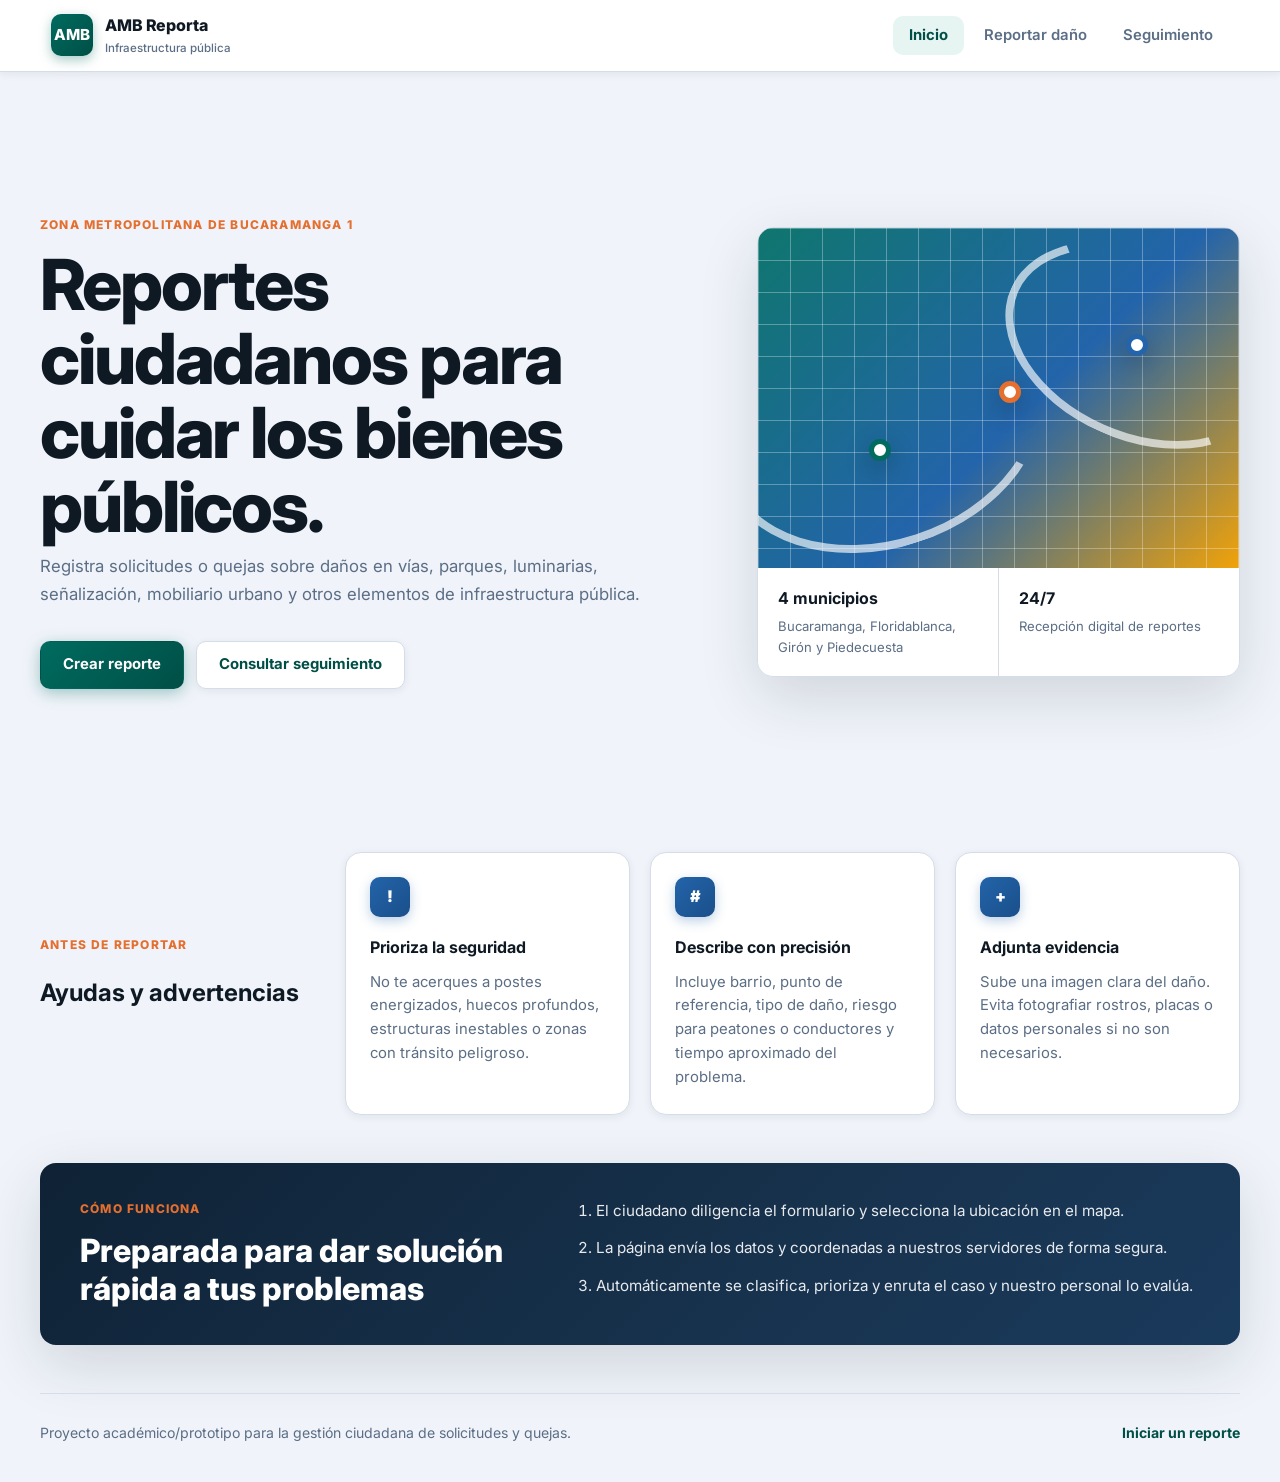
<file: index.html>
<!DOCTYPE html>
<html lang="es">
<head>
  <meta charset="UTF-8">
  <meta name="viewport" content="width=device-width, initial-scale=1.0">
  <meta name="description" content="Portal ciudadano para reportar daños en bienes e infraestructura pública del Área Metropolitana de Bucaramanga.">
  <title>AMB Reporta | Infraestructura Pública</title>
  <link rel="preconnect" href="https://fonts.googleapis.com">
  <link rel="preconnect" href="https://fonts.gstatic.com" crossorigin>
  <link href="https://fonts.googleapis.com/css2?family=Inter:wght@400;500;600;700;800&display=swap" rel="stylesheet">
  <link rel="stylesheet" href="css/styles.css">
</head>
<body>
  <header class="site-header">
    <a class="brand" href="index.html" aria-label="Inicio AMB Reporta">
      <span class="brand-mark">AMB</span>
      <span>
        <strong>AMB Reporta</strong>
        <small>Infraestructura pública</small>
      </span>
    </a>

    <button class="nav-toggle" id="navToggle" aria-label="Abrir menú" aria-expanded="false" aria-controls="mainNav">
      <span></span><span></span><span></span>
    </button>

    <nav class="main-nav" id="mainNav" aria-label="Navegación principal">
      <a href="index.html" aria-current="page">Inicio</a>
      <a href="reporte.html">Reportar daño</a>
      <a href="seguimiento.html">Seguimiento</a>
    </nav>
  </header>

  <main>
    <section class="hero hero-home">
      <div class="hero-content">
        <p class="eyebrow">Zona Metropolitana de Bucaramanga 1</p>
        <h1>Reportes ciudadanos para cuidar los bienes públicos.</h1>
        <p class="hero-copy">
          Registra solicitudes o quejas sobre daños en vías, parques, luminarias, señalización,
          mobiliario urbano y otros elementos de infraestructura pública.
        </p>
        <div class="hero-actions" aria-label="Acciones principales">
          <a class="button button-primary" href="reporte.html">Crear reporte</a>
          <a class="button button-secondary" href="seguimiento.html">Consultar seguimiento</a>
        </div>
      </div>

      <aside class="city-panel" aria-label="Resumen del servicio">
        <div class="panel-map" role="img" aria-label="Mapa abstracto del área metropolitana de Bucaramanga">
          <span class="map-route route-one"></span>
          <span class="map-route route-two"></span>
          <span class="map-pin pin-main"></span>
          <span class="map-pin pin-alt"></span>
          <span class="map-pin pin-small"></span>
        </div>
        <div class="metric-row">
          <span>
            <strong>4 municipios</strong>
            <small>Bucaramanga, Floridablanca, Girón y Piedecuesta</small>
          </span>
          <span>
            <strong>24/7</strong>
            <small>Recepción digital de reportes</small>
          </span>
        </div>
      </aside>
    </section>

    <section class="section-grid" aria-labelledby="ayudas-title">
      <div>
        <p class="eyebrow">Antes de reportar</p>
        <h2 id="ayudas-title">Ayudas y advertencias</h2>
      </div>

      <article class="info-card">
        <span class="card-icon">!</span>
        <h3>Prioriza la seguridad</h3>
        <p>No te acerques a postes energizados, huecos profundos, estructuras inestables o zonas con tránsito peligroso.</p>
      </article>

      <article class="info-card">
        <span class="card-icon">#</span>
        <h3>Describe con precisión</h3>
        <p>Incluye barrio, punto de referencia, tipo de daño, riesgo para peatones o conductores y tiempo aproximado del problema.</p>
      </article>

      <article class="info-card">
        <span class="card-icon">+</span>
        <h3>Adjunta evidencia</h3>
        <p>Sube una imagen clara del daño. Evita fotografiar rostros, placas o datos personales si no son necesarios.</p>
      </article>
    </section>

    <section class="workflow-band" aria-labelledby="workflow-title">
      <div>
        <p class="eyebrow">Cómo funciona</p>
        <h2 class="workflow-band-higher" id="workflow-title">Preparada para dar solución rápida a tus problemas</h2>
      </div>
      <ol class="steps">
        <li>El ciudadano diligencia el formulario y selecciona la ubicación en el mapa.</li>
        <li>La página envía los datos y coordenadas a nuestros servidores de forma segura.</li>
        <li>Automáticamente se clasifica, prioriza y enruta el caso y nuestro personal lo evalúa.</li>
      </ol>
    </section>
  </main>

  <footer class="site-footer">
    <p>Proyecto académico/prototipo para la gestión ciudadana de solicitudes y quejas.</p>
    <a href="reporte.html">Iniciar un reporte</a>
  </footer>

  <script src="js/config.js"></script>
  <script type="module" src="js/app.js"></script>
</body>
</html>
</file>
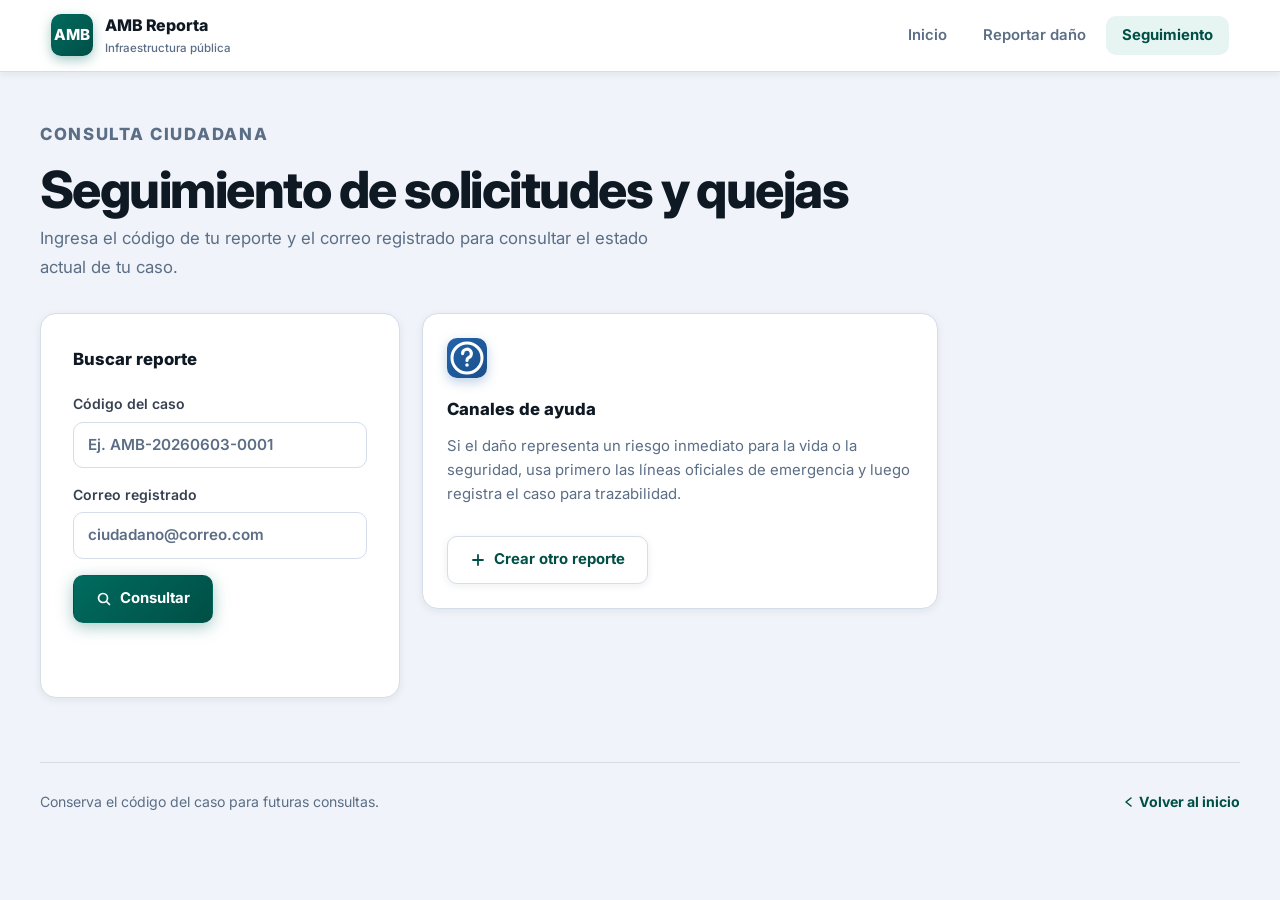
<file: seguimiento.html>
<!DOCTYPE html>
<html lang="es">
<head>
  <meta charset="UTF-8">
  <meta name="viewport" content="width=device-width, initial-scale=1.0">
  <meta name="description" content="Página de seguimiento para reportes ciudadanos enviados a n8n.">
  <title>Seguimiento | AMB Reporta</title>
  <link rel="preconnect" href="https://fonts.googleapis.com">
  <link rel="preconnect" href="https://fonts.gstatic.com" crossorigin>
  <link href="https://fonts.googleapis.com/css2?family=Inter:wght@400;500;600;700;800&display=swap" rel="stylesheet">
  <link rel="stylesheet" href="css/styles.css">
</head>
<body data-page="tracking">
  <header class="site-header">
    <a class="brand" href="index.html" aria-label="Inicio AMB Reporta">
      <span class="brand-mark">AMB</span>
      <span>
        <strong>AMB Reporta</strong>
        <small>Infraestructura pública</small>
      </span>
    </a>

    <button class="nav-toggle" id="navToggle" aria-label="Abrir menú" aria-expanded="false" aria-controls="mainNav">
      <span></span><span></span><span></span>
    </button>

    <nav class="main-nav" id="mainNav" aria-label="Navegación principal">
      <a href="index.html">Inicio</a>
      <a href="reporte.html">Reportar daño</a>
      <a href="seguimiento.html" aria-current="page">Seguimiento</a>
    </nav>
  </header>

  <main class="page-shell">
    <section class="page-heading">
      <p class="eyebrow">Consulta ciudadana</p>
      <h1>Seguimiento de solicitudes y quejas</h1>
      <p>
        Ingresa el código de tu reporte y el correo registrado para consultar el estado actual de tu caso.
      </p>
    </section>

    <section class="tracking-layout">
      <form id="trackingForm" class="tracking-form" novalidate>
        <h2>Buscar reporte</h2>
        <label>
          Código del caso
          <input type="text" name="caseId" placeholder="Ej. AMB-20260603-0001" required>
        </label>
        <label>
          Correo registrado
          <input type="email" name="email" placeholder="ciudadano@correo.com" required>
        </label>
        <!-- SVG: search -->
        <button class="button button-primary" type="submit">
          <svg class="btn-icon" viewBox="0 0 16 16" fill="none" xmlns="http://www.w3.org/2000/svg" aria-hidden="true">
            <circle cx="7" cy="7" r="4.5" stroke="currentColor" stroke-width="1.7"/>
            <path d="M10.5 10.5l3 3" stroke="currentColor" stroke-width="1.7" stroke-linecap="round"/>
          </svg>
          Consultar
        </button>
        <p id="trackingMessage" class="form-message" role="status" aria-live="polite"></p>
      </form>

      <article id="trackingResult" class="tracking-result dashboard-panel" hidden>
        <div class="result-header">
          <span class="status-pill" id="resultStatus">
            <!-- SVG: check circle -->
            <svg class="icon-inline" viewBox="0 0 14 14" fill="none" xmlns="http://www.w3.org/2000/svg" aria-hidden="true">
              <circle cx="7" cy="7" r="5.5" stroke="currentColor" stroke-width="1.4"/>
              <path d="M4.5 7l2 2 3-3" stroke="currentColor" stroke-width="1.5" stroke-linecap="round" stroke-linejoin="round"/>
            </svg>
            Recibido
          </span>
          <strong id="resultCaseId">AMB-0000</strong>
        </div>
        <h2>Dashboard del reporte</h2>
        <p id="resultSummary">
          El reporte fue registrado y queda pendiente de clasificación por el workflow de n8n.
        </p>

        <dl class="dashboard-grid" aria-label="Información del reporte">
          <div>
            <dt>Solicitante</dt>
            <dd id="resultRequester">Por confirmar</dd>
          </div>
          <div>
            <dt>Categoría</dt>
            <dd id="resultCategory">Infraestructura pública</dd>
          </div>
          <div>
            <dt>Prioridad</dt>
            <dd id="resultPriority">En revisión</dd>
          </div>
          <div>
            <dt>Confianza IA</dt>
            <dd id="resultConfidence">Por confirmar</dd>
          </div>
        </dl>

        <div class="dashboard-detail">
          <h3>Descripción</h3>
          <p id="resultDescription">Sin descripción disponible.</p>
        </div>

        <div class="dashboard-detail">
          <h3>Ubicación reportada</h3>
          <p id="resultLocation">Ubicación no disponible.</p>
        </div>

        <ol class="timeline">
          <li id="stepReceived" class="is-complete">
            <!-- SVG: check -->
            <svg class="icon-timeline" viewBox="0 0 14 14" fill="none" xmlns="http://www.w3.org/2000/svg" aria-hidden="true">
              <circle cx="7" cy="7" r="5.5" fill="var(--success-light)" stroke="var(--success)" stroke-width="1.3"/>
              <path d="M4.5 7l2 2 3-3" stroke="var(--success)" stroke-width="1.5" stroke-linecap="round" stroke-linejoin="round"/>
            </svg>
            Reporte recibido
          </li>
          <li id="stepClassified">
            <svg class="icon-timeline" viewBox="0 0 14 14" fill="none" xmlns="http://www.w3.org/2000/svg" aria-hidden="true">
              <circle cx="7" cy="7" r="5.5" stroke="currentColor" stroke-width="1.3" opacity="0.4"/>
            </svg>
            Clasificación con IA
          </li>
          <li id="stepAssigned">
            <svg class="icon-timeline" viewBox="0 0 14 14" fill="none" xmlns="http://www.w3.org/2000/svg" aria-hidden="true">
              <circle cx="7" cy="7" r="5.5" stroke="currentColor" stroke-width="1.3" opacity="0.4"/>
            </svg>
            Asignación a dependencia
          </li>
          <li id="stepAnswered">
            <svg class="icon-timeline" viewBox="0 0 14 14" fill="none" xmlns="http://www.w3.org/2000/svg" aria-hidden="true">
              <circle cx="7" cy="7" r="5.5" stroke="currentColor" stroke-width="1.3" opacity="0.4"/>
            </svg>
            Respuesta al ciudadano
          </li>
        </ol>

        <div class="dashboard-actions">
          <button class="button button-secondary" type="button" id="closeDashboardBtn">Cerrar dashboard</button>
          <button class="button button-danger" type="button" id="cancelReportBtn">Cancelar reporte</button>
        </div>
      </article>

      <aside class="info-card help-card">
        <!-- SVG: question / help -->
        <span class="card-icon" aria-hidden="true">
          <svg viewBox="0 0 20 20" fill="none" xmlns="http://www.w3.org/2000/svg">
            <circle cx="10" cy="10" r="7.5" stroke="white" stroke-width="1.5"/>
            <path d="M7.8 7.8a2.2 2.2 0 1 1 2.95 2.07C10.3 10.14 10 10.66 10 11.2" stroke="white" stroke-width="1.6" stroke-linecap="round"/>
            <circle cx="10" cy="13.5" r="0.9" fill="white"/>
          </svg>
        </span>
        <h2>Canales de ayuda</h2>
        <p>
          Si el daño representa un riesgo inmediato para la vida o la seguridad, usa primero las líneas
          oficiales de emergencia y luego registra el caso para trazabilidad.
        </p>
        <!-- SVG: plus -->
        <a class="button button-secondary" href="reporte.html" style="margin-top:14px;">
          <svg class="btn-icon" viewBox="0 0 16 16" fill="none" xmlns="http://www.w3.org/2000/svg" aria-hidden="true">
            <path d="M8 3v10M3 8h10" stroke="currentColor" stroke-width="1.8" stroke-linecap="round"/>
          </svg>
          Crear otro reporte
        </a>
      </aside>
    </section>
  </main>

  <footer class="site-footer">
    <p>Conserva el código del caso para futuras consultas.</p>
    <!-- SVG: arrow left -->
    <a href="index.html">
      <svg class="icon-inline" viewBox="0 0 14 14" fill="none" xmlns="http://www.w3.org/2000/svg" aria-hidden="true">
        <path d="M9 3L4 7l5 4" stroke="currentColor" stroke-width="1.6" stroke-linecap="round" stroke-linejoin="round"/>
      </svg>
      Volver al inicio
    </a>
  </footer>

  <script src="js/config.js"></script>
  <script type="module" src="js/app.js"></script>
</body>
</html>
</file>
<file: css/styles.css>
/* ================================================================
   AMB Reporta – Diseño System
   ================================================================ */

/* ── Variables ────────────────────────────────────────────────── */
:root {
  --bg:           #f0f4fa;
  --bg-alt:       #e8eef7;
  --surface:      #ffffff;
  --surface-2:    #f7f9fc;
  --text:         #0f1923;
  --text-2:       #374151;
  --muted:        #5b6e85;
  --primary:      #006b5f;
  --primary-dark: #004f46;
  --primary-light:#e6f4f2;
  --accent:       #e46f2f;
  --accent-light: #fdf0e8;
  --blue:         #2364aa;
  --blue-light:   #e8f0f9;
  --border:       #d5dde8;
  --border-2:     #c3cdd9;
  --danger:       #b42318;
  --danger-light: #fde8e8;
  --success:      #087443;
  --success-light:#e6f5ec;
  --shadow-sm:    0 2px 8px rgba(15,25,35,0.07);
  --shadow:       0 8px 32px rgba(15,25,35,0.10);
  --shadow-lg:    0 20px 60px rgba(15,25,35,0.14);
  --radius:       10px;
  --radius-lg:    16px;
  --radius-pill:  999px;
  --header-h:     72px;
  --transition:   0.2s cubic-bezier(0.4,0,0.2,1);
}

/* ── Reset ────────────────────────────────────────────────────── */
*, *::before, *::after {
  box-sizing: border-box;
}

html {
  scroll-behavior: smooth;
}

body {
  min-height: 100vh;
  margin: 0;
  color: var(--text);
  background: var(--bg);
  font-family: "Inter", Arial, sans-serif;
  font-size: 16px;
  line-height: 1.6;
  -webkit-font-smoothing: antialiased;
}

a { color: inherit; }
img { max-width: 100%; display: block; }
ul, ol { padding-left: 1.4em; }
p { margin: 0 0 1em; }
p:last-child { margin-bottom: 0; }

/* ── Scrollbar ────────────────────────────────────────────────── */
::-webkit-scrollbar { width: 6px; }
::-webkit-scrollbar-track { background: var(--bg); }
::-webkit-scrollbar-thumb { background: var(--border-2); border-radius: 3px; }

/* ================================================================
   HEADER
   ================================================================ */
.site-header {
  position: sticky;
  top: 0;
  z-index: 100;
  height: var(--header-h);
  display: flex;
  align-items: center;
  justify-content: space-between;
  gap: 20px;
  padding: 0 clamp(16px, 4vw, 64px);
  background: rgba(255,255,255,0.95);
  border-bottom: 1px solid var(--border);
  backdrop-filter: blur(18px);
  -webkit-backdrop-filter: blur(18px);
  box-shadow: var(--shadow-sm);
}

/* Brand */
.brand {
  display: inline-flex;
  align-items: center;
  gap: 12px;
  text-decoration: none;
  flex-shrink: 0;
}

.brand-mark {
  display: grid;
  width: 42px;
  height: 42px;
  place-items: center;
  color: #fff;
  background: linear-gradient(135deg, var(--primary) 0%, var(--primary-dark) 100%);
  border-radius: var(--radius);
  font-weight: 800;
  font-size: 0.95rem;
  letter-spacing: 0.02em;
  box-shadow: 0 4px 12px rgba(0,107,95,0.35);
}

.brand strong {
  display: block;
  font-size: 1rem;
  font-weight: 800;
  letter-spacing: -0.01em;
}

.brand small {
  display: block;
  color: var(--muted);
  font-size: 0.72rem;
  font-weight: 500;
}

/* Nav desktop */
.main-nav {
  display: flex;
  align-items: center;
  gap: 4px;
}

.main-nav a {
  padding: 8px 16px;
  color: var(--muted);
  border-radius: var(--radius);
  font-weight: 600;
  font-size: 0.93rem;
  text-decoration: none;
  transition: color var(--transition), background var(--transition);
  white-space: nowrap;
}

.main-nav a:hover {
  color: var(--primary-dark);
  background: var(--primary-light);
}

.main-nav a[aria-current="page"] {
  color: var(--primary-dark);
  background: var(--primary-light);
  font-weight: 700;
}

/* Hamburger */
.nav-toggle {
  display: none;
  flex-direction: column;
  justify-content: center;
  align-items: center;
  gap: 5px;
  width: 42px;
  height: 42px;
  padding: 8px;
  background: none;
  border: 1px solid var(--border);
  border-radius: var(--radius);
  cursor: pointer;
  transition: background var(--transition), border-color var(--transition);
  flex-shrink: 0;
}

.nav-toggle:hover {
  background: var(--surface-2);
  border-color: var(--border-2);
}

.nav-toggle span {
  display: block;
  width: 20px;
  height: 2px;
  background: var(--text);
  border-radius: 2px;
  transition: transform var(--transition), opacity var(--transition);
  transform-origin: center;
}

.nav-toggle.is-active span:nth-child(1) {
  transform: translateY(7px) rotate(45deg);
}
.nav-toggle.is-active span:nth-child(2) {
  opacity: 0;
  transform: scaleX(0);
}
.nav-toggle.is-active span:nth-child(3) {
  transform: translateY(-7px) rotate(-45deg);
}

/* ================================================================
   LAYOUT WRAPPERS
   ================================================================ */
.hero,
.page-shell,
.section-grid,
.workflow-band,
.site-footer {
  width: min(1200px, calc(100% - 32px));
  margin-inline: auto;
}

/* ================================================================
   BUTTONS
   ================================================================ */
.button {
  display: inline-flex;
  align-items: center;
  justify-content: center;
  gap: 8px;
  min-height: 48px;
  padding: 0 22px;
  border: 1px solid transparent;
  border-radius: var(--radius);
  cursor: pointer;
  font: inherit;
  font-weight: 700;
  font-size: 0.93rem;
  text-decoration: none;
  transition: transform var(--transition), background var(--transition),
    border-color var(--transition), box-shadow var(--transition);
  white-space: nowrap;
}

.button:hover {
  transform: translateY(-2px);
}

.button:active {
  transform: translateY(0);
}

.button-primary {
  color: #fff;
  background: linear-gradient(135deg, var(--primary) 0%, var(--primary-dark) 100%);
  box-shadow: 0 4px 16px rgba(0,107,95,0.35);
}

.button-primary:hover {
  background: linear-gradient(135deg, #007d6f 0%, #005a50 100%);
  box-shadow: 0 8px 24px rgba(0,107,95,0.45);
}

.button-secondary {
  color: var(--primary-dark);
  background: var(--surface);
  border-color: var(--border);
  box-shadow: var(--shadow-sm);
}

.button-secondary:hover {
  background: var(--primary-light);
  border-color: var(--primary);
}

.button-small {
  min-height: 38px;
  padding: 0 14px;
  font-size: 0.85rem;
}

/* ================================================================
   HERO – INDEX
   ================================================================ */
.hero {
  display: grid;
  grid-template-columns: minmax(0, 1.15fr) minmax(300px, 0.85fr);
  gap: clamp(28px, 5vw, 72px);
  align-items: center;
  min-height: calc(100vh - var(--header-h) - 80px);
  padding: 60px 0 48px;
}

.hero-content h1,
.page-heading h1 {
  margin: 0 0 8px;
  font-size: clamp(2.1rem, 5.5vw, 4.8rem);
  font-weight: 800;
  line-height: 1.05;
  letter-spacing: -0.03em;
  color: var(--text);
}

.hero-copy,
.page-heading p {
  max-width: 640px;
  color: var(--muted);
  font-size: 1.05rem;
  line-height: 1.7;
}

.eyebrow {
  margin: 0 0 14px;
  color: var(--accent);
  font-size: 0.75rem;
  font-weight: 800;
  letter-spacing: 0.1em;
  text-transform: uppercase;
}

.hero-actions,
.form-actions {
  display: flex;
  flex-wrap: wrap;
  gap: 12px;
  margin-top: 32px;
}

/* City panel */
.city-panel {
  background: var(--surface);
  border: 1px solid var(--border);
  border-radius: var(--radius-lg);
  box-shadow: var(--shadow-lg);
  overflow: hidden;
}

.panel-map {
  position: relative;
  min-height: 340px;
  overflow: hidden;
  background:
    linear-gradient(90deg, rgba(255,255,255,0.3) 1px, transparent 1px),
    linear-gradient(rgba(255,255,255,0.3) 1px, transparent 1px),
    linear-gradient(135deg, #0f766e 0%, #2364aa 55%, #f1a208 100%);
  background-size: 32px 32px, 32px 32px, auto;
}

.map-route {
  position: absolute;
  border: 8px solid rgba(255,255,255,0);
  border-color: transparent transparent rgba(255,255,255,0.65) rgba(255,255,255,0.65);
  border-radius: 50%;
}

.route-one {
  width: 330px; height: 240px;
  left: -42px; top: 80px;
  transform: rotate(-18deg);
}

.route-two {
  width: 280px; height: 190px;
  right: -40px; top: 22px;
  transform: rotate(24deg);
}

.map-pin {
  position: absolute;
  width: 22px; height: 22px;
  background: #fff;
  border: 5px solid var(--accent);
  border-radius: 50%;
  box-shadow: 0 8px 24px rgba(0,0,0,0.25);
}

.pin-main { left: 50%; top: 45%; }
.pin-alt  { left: 23%; top: 62%; border-color: var(--primary); }
.pin-small{ right: 19%; top: 31%; border-color: var(--blue); }

.metric-row {
  display: grid;
  grid-template-columns: repeat(2, 1fr);
  gap: 1px;
  background: var(--border);
}

.metric-row span {
  padding: 18px 20px;
  background: var(--surface);
}

.metric-row strong { display: block; font-weight: 700; }
.metric-row small  { display: block; margin-top: 4px; color: var(--muted); font-size: 0.82rem; }

/* ================================================================
   SECTION GRID – CARDS
   ================================================================ */
.section-grid {
  display: grid;
  grid-template-columns: 1fr repeat(3, minmax(0, 1fr));
  gap: 20px;
  padding: 32px 0 48px;
}

.section-grid > div:first-child {
  grid-column: 1;
  align-self: center;
}

.info-card {
  background: var(--surface);
  border: 1px solid var(--border);
  border-radius: var(--radius-lg);
  padding: 24px;
  box-shadow: var(--shadow-sm);
  transition: transform var(--transition), box-shadow var(--transition);
}

.info-card:hover {
  transform: translateY(-4px);
  box-shadow: var(--shadow);
}

.card-icon {
  display: grid;
  width: 40px; height: 40px;
  place-items: center;
  margin-bottom: 18px;
  color: #fff;
  background: linear-gradient(135deg, var(--blue) 0%, #1a4f8a 100%);
  border-radius: var(--radius);
  font-weight: 900;
  font-size: 1rem;
  box-shadow: 0 4px 12px rgba(35,100,170,0.3);
}

.info-card h3 {
  margin: 0 0 10px;
  font-size: 1rem;
  font-weight: 700;
}

.info-card p,
.integration-card p,
.integration-card li,
.tracking-result p,
.help-card p {
  color: var(--muted);
  font-size: 0.93rem;
  line-height: 1.6;
}

/* ================================================================
   WORKFLOW BAND
   ================================================================ */
.workflow-band {
  display: grid;
  grid-template-columns: 0.85fr 1.15fr;
  gap: 32px;
  align-items: start;
  padding: 36px 40px;
  margin-bottom: 48px;
  color: #fff;
  background: linear-gradient(135deg, #0f2235 0%, #17324d 60%, #1a3a5c 100%);
  border-radius: var(--radius-lg);
  box-shadow: var(--shadow-lg);
}

.workflow-band-higher {
  font-size: clamp(1.3rem, 3vw, 2rem);
  font-weight: 800;
  line-height: 1.2;
  margin: 0;
}

.workflow-band .eyebrow { color: var(--accent); }

.steps {
  display: grid;
  gap: 14px;
  margin: 0;
  padding-left: 22px;
}

.steps li {
  line-height: 1.55;
  font-size: 0.95rem;
  opacity: 0.9;
}

/* ================================================================
   PAGE SHELL (reporte & seguimiento)
   ================================================================ */
.page-shell { padding: 48px 0 64px; }

.page-heading { margin-bottom: 32px; }

.page-heading h1 { font-size: clamp(1.8rem, 4.5vw, 3.2rem); }

/* ================================================================
   FORM LAYOUT
   ================================================================ */
.form-layout {
  display: grid;
  grid-template-columns: minmax(0, 1fr) 340px;
  gap: 24px;
  align-items: start;
}

/* Form card */
.report-form,
.tracking-form,
.tracking-result,
.integration-card {
  background: var(--surface);
  border: 1px solid var(--border);
  border-radius: var(--radius-lg);
  box-shadow: var(--shadow);
  padding: clamp(20px, 3vw, 32px);
}

.form-section + .form-section {
  margin-top: 32px;
  padding-top: 28px;
  border-top: 2px solid var(--border);
}

.form-section h2 {
  margin: 0 0 20px;
  font-size: 1.1rem;
  font-weight: 800;
  color: var(--text);
  display: flex;
  align-items: center;
  gap: 8px;
}

.form-section h2::before {
  content: "";
  display: inline-block;
  width: 4px;
  height: 20px;
  background: linear-gradient(to bottom, var(--primary) 0%, var(--primary-dark) 100%);
  border-radius: 2px;
}

/* Field grid */
.field-grid {
  display: grid;
  grid-template-columns: repeat(2, minmax(0, 1fr));
  gap: 16px;
}

/* Labels */
label {
  display: grid;
  gap: 6px;
  margin-bottom: 16px;
  color: var(--text-2);
  font-weight: 600;
  font-size: 0.875rem;
}

label:last-child { margin-bottom: 0; }

/* Inputs */
input,
select,
textarea {
  width: 100%;
  min-height: 46px;
  padding: 10px 14px;
  color: var(--text);
  background: var(--surface);
  border: 1.5px solid var(--border);
  border-radius: var(--radius);
  font: inherit;
  font-size: 0.95rem;
  transition: border-color var(--transition), box-shadow var(--transition);
}

textarea { resize: vertical; min-height: 110px; }

input::placeholder,
textarea::placeholder { color: var(--muted); }

input:focus,
select:focus,
textarea:focus {
  border-color: var(--primary);
  box-shadow: 0 0 0 3px rgba(0,107,95,0.12);
  outline: none;
}

input:user-invalid,
select:user-invalid,
textarea:user-invalid {
  border-color: var(--danger);
  box-shadow: 0 0 0 3px rgba(180,35,24,0.1);
}

select { cursor: pointer; }

/* ================================================================
   MAP
   ================================================================ */
.map-toolbar {
  display: flex;
  flex-wrap: wrap;
  align-items: center;
  gap: 10px;
  margin-bottom: 12px;
}

.status-text {
  color: var(--muted);
  font-size: 0.85rem;
  font-style: italic;
}

.map-canvas {
  position: relative;
  width: 100%;
  height: clamp(320px, 48vh, 520px);
  margin-bottom: 12px;
  overflow: hidden;
  background: var(--bg-alt);
  border: 1.5px solid var(--border);
  border-radius: var(--radius-lg);
}

.map-canvas.leaflet-container {
  display: block;
  width: 100%;
  height: clamp(320px, 48vh, 520px);
  border-radius: var(--radius-lg);
  cursor: crosshair;
}

.map-canvas .leaflet-pane,
.map-canvas .leaflet-tile,
.map-canvas .leaflet-marker-icon,
.map-canvas .leaflet-marker-shadow,
.map-canvas .leaflet-tile-container,
.map-canvas .leaflet-pane > svg,
.map-canvas .leaflet-pane > canvas,
.map-canvas .leaflet-zoom-box,
.map-canvas .leaflet-image-layer,
.map-canvas .leaflet-layer {
  position: absolute;
  left: 0; top: 0;
}

.map-canvas .leaflet-map-pane,
.map-canvas .leaflet-tile-pane,
.map-canvas .leaflet-overlay-pane,
.map-canvas .leaflet-shadow-pane,
.map-canvas .leaflet-marker-pane,
.map-canvas .leaflet-tooltip-pane,
.map-canvas .leaflet-popup-pane {
  position: absolute;
  left: 0; top: 0;
  width: 100%; height: 100%;
}

.map-canvas .leaflet-tile {
  width: 256px; height: 256px;
  max-width: none !important;
  max-height: none !important;
  box-sizing: content-box;
  user-select: none;
}

.map-canvas .leaflet-control-container {
  position: absolute !important;
  top: 0 !important;
  left: 0 !important;
  right: 0 !important;
  bottom: 0 !important;
  z-index: 3;
  pointer-events: none;
}

/* ── Leaflet Zoom Controls – Top Left, Vertical, Professional ─── */
.leaflet-top.leaflet-left {
  top: 14px !important;
  left: 14px !important;
}

.leaflet-control-zoom {
  display: flex !important;
  flex-direction: column !important;
  border: none !important;
  border-radius: 12px !important;
  overflow: hidden;
  box-shadow: 0 4px 20px rgba(15, 25, 35, 0.18), 0 1px 4px rgba(15, 25, 35, 0.10) !important;
}

.leaflet-control-zoom-in,
.leaflet-control-zoom-out {
  display: flex !important;
  align-items: center !important;
  justify-content: center !important;
  width: 36px !important;
  height: 36px !important;
  background: #ffffff !important;
  border: none !important;
  border-radius: 0 !important;
  color: var(--text) !important;
  font-size: 1.2rem !important;
  font-weight: 700 !important;
  line-height: 1 !important;
  text-align: center !important;
  text-decoration: none !important;
  transition: background var(--transition), color var(--transition), transform 0.15s ease !important;
  cursor: pointer !important;
}

.leaflet-control-zoom-in {
  border-bottom: 1px solid #d5dde8 !important;
}

.leaflet-control-zoom-in:hover,
.leaflet-control-zoom-out:hover {
  background: var(--primary) !important;
  color: #fff !important;
  transform: none !important;
}

.leaflet-control-zoom-in:active,
.leaflet-control-zoom-out:active {
  background: var(--primary-dark) !important;
  color: #fff !important;
}

.leaflet-control-zoom-disabled {
  background: #f0f4fa !important;
  color: var(--border-2) !important;
  cursor: default !important;
}

/* ── Atribución custom – Bottom Right (fuera del sistema Leaflet) ── */
.map-attribution {
  position: absolute;
  bottom: 6px;
  right: 6px;
  z-index: 1000;
  background: transparent;
  border: 1px solid rgba(80, 100, 120, 0.4);
  border-radius: 5px;
  padding: 2px 8px;
  font-size: 0.68rem;
  color: #4a5568;
  pointer-events: auto;
  line-height: 1.5;
  user-select: none;
}

.map-attribution a {
  color: #2d6a60;
  font-weight: 600;
  text-decoration: none;
}

.map-attribution a:hover {
  color: var(--primary);
  text-decoration: underline;
}

/* Ocultar controles de atribución nativos de Leaflet */
.leaflet-control-attribution {
  display: none !important;
}

/* Marcador del daño */
.damage-marker {
  width: 30px; height: 30px;
  background: var(--danger);
  border: 4px solid #fff;
  border-radius: 50%;
  box-shadow: 0 6px 18px rgba(180,35,24,0.4);
}

.damage-marker::after {
  position: absolute;
  left: 50%; top: 50%;
  width: 8px; height: 8px;
  content: "";
  background: #fff;
  border-radius: 50%;
  transform: translate(-50%,-50%);
}

/* Cursor central */
.map-center-cursor {
  position: absolute;
  left: 50%; top: 50%;
  z-index: 450;
  width: 34px; height: 34px;
  pointer-events: none;
  transform: translate(-50%,-50%);
}

.map-center-cursor::before,
.map-center-cursor::after {
  position: absolute;
  content: "";
  background: var(--danger);
  box-shadow: 0 0 0 2px #fff;
}

.map-center-cursor::before {
  left: 16px; top: 0;
  width: 2px; height: 34px;
}

.map-center-cursor::after {
  left: 0; top: 16px;
  width: 34px; height: 2px;
}

/* ── Coordinates display ──────────────────────────────────────── */
.coords-display {
  display: flex;
  align-items: center;
  gap: 8px;
  padding: 10px 14px;
  margin-bottom: 16px;
  background: var(--surface-2);
  border: 1.5px solid var(--border);
  border-radius: var(--radius);
  font-size: 0.875rem;
}

.coords-label {
  color: var(--muted);
  font-weight: 600;
  white-space: nowrap;
}

.coords-value {
  color: var(--primary-dark);
  font-weight: 700;
  font-family: "Courier New", monospace;
  word-break: break-all;
}

/* ================================================================
   ADDRESS DISPLAY (visible, solo lectura, NO se envía al servidor)
   ================================================================ */
.address-display-group {
  margin-bottom: 16px;
}

.address-display-label {
  display: flex;
  align-items: center;
  gap: 8px;
  margin-bottom: 6px;
  font-weight: 600;
  font-size: 0.875rem;
  color: var(--text-2);
}

.address-badge {
  display: inline-flex;
  align-items: center;
  padding: 2px 9px;
  background: var(--blue-light);
  color: var(--blue);
  border: 1px solid #c5d9f0;
  border-radius: var(--radius-pill);
  font-size: 0.72rem;
  font-weight: 700;
  letter-spacing: 0.04em;
  text-transform: uppercase;
}

.address-display-field {
  width: 100%;
  min-height: 64px;
  padding: 10px 14px;
  color: var(--muted);
  background: var(--surface-2);
  border: 1.5px solid var(--border);
  border-radius: var(--radius);
  font: inherit;
  font-size: 0.9rem;
  line-height: 1.55;
  resize: none;
  cursor: default;
  /* Aspecto "informativo" — distinguido visualmente del input normal */
  border-style: dashed;
}

.address-display-field:focus {
  outline: none;
  box-shadow: none;
  border-color: var(--border);
}

/* ================================================================
   FILE INPUT & PREVIEW
   ================================================================ */
.file-control {
  cursor: pointer;
}

.file-control input[type="file"] {
  padding: 10px 14px;
  cursor: pointer;
  background: var(--surface-2);
  border-style: dashed;
  border-color: var(--border-2);
  border-radius: var(--radius);
  min-height: auto;
  font-size: 0.875rem;
  transition: border-color var(--transition), background var(--transition);
}

.file-control input[type="file"]:hover {
  border-color: var(--primary);
  background: var(--primary-light);
}

.file-control span {
  color: var(--muted);
  font-size: 0.8rem;
  font-weight: 500;
}

.image-preview {
  margin: 14px 0 0;
  overflow: hidden;
  border: 1.5px solid var(--border);
  border-radius: var(--radius-lg);
  box-shadow: var(--shadow-sm);
}

.image-preview img {
  width: 100%;
  max-height: 300px;
  object-fit: cover;
}

.image-preview figcaption {
  padding: 10px 14px;
  color: var(--muted);
  background: var(--surface-2);
  font-size: 0.85rem;
  border-top: 1px solid var(--border);
}

/* ================================================================
   FORM MESSAGE
   ================================================================ */
.form-message {
  min-height: 24px;
  margin: 18px 0 0;
  padding: 12px 16px;
  border-radius: var(--radius);
  font-weight: 600;
  font-size: 0.9rem;
}

.form-message:empty { padding: 0; }

.form-message.is-error {
  color: var(--danger);
  background: var(--danger-light);
  border: 1px solid #f5c6c6;
}

.form-message.is-success {
  color: var(--success);
  background: var(--success-light);
  border: 1px solid #b7e3c9;
}

/* ================================================================
   INTEGRATION CARD (aside)
   ================================================================ */
.integration-card {
  position: sticky;
  top: calc(var(--header-h) + 20px);
  box-shadow: var(--shadow-sm);
}

.integration-icon {
  font-size: 2rem;
  margin-bottom: 14px;
}

.integration-card h2 {
  margin: 0 0 12px;
  font-size: 1.05rem;
  font-weight: 800;
}

.integration-card ul {
  margin: 12px 0;
  padding-left: 18px;
  display: grid;
  gap: 6px;
}

.integration-card li {
  font-size: 0.875rem;
}

.aside-divider {
  border: none;
  border-top: 1px solid var(--border);
  margin: 16px 0;
}

.aside-tip {
  font-size: 0.85rem !important;
  background: var(--accent-light);
  border: 1px solid #f5d8c2;
  border-radius: var(--radius);
  padding: 12px;
}

/* ================================================================
   TRACKING LAYOUT
   ================================================================ */
.tracking-layout {
  display: grid;
  grid-template-columns: 360px minmax(0, 1fr) 280px;
  gap: 22px;
  align-items: start;
}

.tracking-form { box-shadow: var(--shadow-sm); }
.tracking-form h2 { margin: 0 0 20px; font-size: 1.05rem; font-weight: 800; }

.tracking-result {
  display: grid;
  gap: 18px;
  min-height: 320px;
}

.tracking-result[hidden] {
  display: none;
}

.tracking-result h2 {
  margin: 0;
  font-size: 1.08rem;
  font-weight: 800;
}

.result-header {
  display: flex;
  flex-wrap: wrap;
  align-items: center;
  justify-content: space-between;
  gap: 12px;
  margin-bottom: 20px;
  padding-bottom: 16px;
  border-bottom: 1px solid var(--border);
}

.result-header strong {
  font-size: 1rem;
  font-weight: 800;
  color: var(--text);
  overflow-wrap: anywhere;
}

#resultSummary {
  margin: -6px 0 0;
  max-width: 58ch;
}

.status-pill {
  display: inline-flex;
  align-items: center;
  min-height: 30px;
  padding: 0 14px;
  color: var(--success);
  background: var(--success-light);
  border: 1px solid #b7e3c9;
  border-radius: var(--radius-pill);
  font-weight: 700;
  font-size: 0.85rem;
}

.dashboard-grid {
  display: grid;
  grid-template-columns: repeat(2, minmax(0, 1fr));
  gap: 12px;
  margin: 0;
}

.dashboard-grid > div {
  min-width: 0;
  padding: 14px;
  background: #f8fafc;
  border: 1px solid var(--border);
  border-radius: var(--radius);
}

.dashboard-grid dt {
  margin: 0 0 6px;
  color: var(--muted);
  font-size: 0.78rem;
  font-weight: 800;
  text-transform: uppercase;
  letter-spacing: 0;
}

.dashboard-grid dd {
  margin: 0;
  color: var(--text);
  font-size: 0.95rem;
  font-weight: 700;
  line-height: 1.35;
  overflow-wrap: anywhere;
}

.dashboard-detail {
  padding: 16px;
  background: #fff;
  border: 1px solid var(--border);
  border-radius: var(--radius);
}

.dashboard-detail h3 {
  margin: 0 0 8px;
  font-size: 0.95rem;
  font-weight: 800;
}

.dashboard-detail p {
  margin: 0;
}

.timeline {
  display: grid;
  gap: 10px;
  padding: 14px 16px;
  margin: 0;
  list-style: none;
  background: #f8fafc;
  border: 1px solid var(--border);
  border-radius: var(--radius);
}

.timeline li {
  display: flex;
  align-items: center;
  gap: 8px;
  color: var(--muted);
  font-size: 0.9rem;
}
.timeline .is-complete { color: var(--success); font-weight: 700; }

.dashboard-actions {
  display: flex;
  flex-wrap: wrap;
  gap: 10px;
  justify-content: flex-end;
  padding-top: 2px;
}

.dashboard-actions .button {
  width: auto;
  min-width: 160px;
  justify-content: center;
}

.help-card { box-shadow: var(--shadow-sm); }
.help-card h2 { margin: 0 0 12px; font-size: 1.05rem; font-weight: 800; }

/* ================================================================
   FOOTER
   ================================================================ */
.site-footer {
  display: flex;
  flex-wrap: wrap;
  align-items: center;
  justify-content: space-between;
  gap: 12px;
  padding: 28px 0 38px;
  color: var(--muted);
  border-top: 1px solid var(--border);
  font-size: 0.88rem;
}

.site-footer p { margin: 0; }

.site-footer a {
  color: var(--primary-dark);
  font-weight: 700;
  text-decoration: none;
  transition: color var(--transition);
}

.site-footer a:hover { color: var(--primary); }

/* ================================================================
   RESPONSIVE – TABLET (≤ 1024px)
   ================================================================ */
@media (max-width: 1024px) {
  .tracking-layout {
    grid-template-columns: 320px minmax(0,1fr);
  }

  .tracking-layout > aside:last-child {
    grid-column: 1 / -1;
  }
}

/* ================================================================
   RESPONSIVE – MEDIUM (≤ 900px)
   ================================================================ */
@media (max-width: 900px) {
  .hero {
    grid-template-columns: 1fr;
    min-height: auto;
    padding: 40px 0 36px;
    gap: 32px;
  }

  .hero .city-panel {
    max-width: 540px;
  }

  .section-grid {
    grid-template-columns: 1fr 1fr;
    gap: 16px;
  }

  .section-grid > div:first-child {
    grid-column: 1 / -1;
  }

  .workflow-band {
    grid-template-columns: 1fr;
    gap: 20px;
    padding: 28px;
  }

  .form-layout {
    grid-template-columns: 1fr;
  }

  .integration-card {
    position: static;
    order: -1;
  }

  .tracking-layout {
    grid-template-columns: 1fr;
  }
}

/* ================================================================
   RESPONSIVE – MOBILE (≤ 640px)
   ================================================================ */
@media (max-width: 640px) {
  :root { --header-h: 64px; }

  /* Header mobile */
  .site-header {
    flex-wrap: wrap;
    height: auto;
    padding: 14px 16px;
  }

  .nav-toggle {
    display: flex;
  }

  .main-nav {
    display: none;
    flex-direction: column;
    width: 100%;
    padding: 8px 0 4px;
    gap: 2px;
    order: 3;
    border-top: 1px solid var(--border);
    margin-top: 8px;
  }

  .main-nav.is-open {
    display: flex;
  }

  .main-nav a {
    padding: 12px 14px;
    border-radius: var(--radius);
    font-size: 0.95rem;
  }

  /* Layout wrappers */
  .hero,
  .page-shell,
  .section-grid,
  .workflow-band,
  .site-footer {
    width: calc(100% - 24px);
  }

  /* Typography */
  .hero-content h1 {
    font-size: clamp(1.9rem, 10vw, 3rem);
  }

  .page-heading h1 {
    font-size: clamp(1.7rem, 9vw, 2.6rem);
  }

  /* Grids → columna única */
  .field-grid,
  .metric-row {
    grid-template-columns: 1fr;
  }

  .section-grid {
    grid-template-columns: 1fr;
  }

  .dashboard-grid {
    grid-template-columns: 1fr;
  }

  .dashboard-actions {
    justify-content: stretch;
  }

  .dashboard-actions .button {
    width: 100%;
  }

  /* Map */
  .map-canvas,
  .map-canvas.leaflet-container {
    height: clamp(280px, 55vw, 360px);
  }

  .panel-map { min-height: 260px; }

  /* Workflow band */
  .workflow-band {
    padding: 22px 18px;
    margin-bottom: 32px;
  }

  /* Botones stacked */
  .hero-actions,
  .form-actions {
    flex-direction: column;
  }

  .hero-actions .button,
  .form-actions .button {
    width: 100%;
    justify-content: center;
  }

  /* Form */
  .report-form,
  .tracking-form,
  .tracking-result,
  .integration-card {
    padding: 18px;
  }

  /* Coords display */
  .coords-display {
    flex-direction: column;
    align-items: flex-start;
    gap: 4px;
  }

  /* Footer */
  .site-footer {
    flex-direction: column;
    align-items: flex-start;
    gap: 8px;
  }
}

/* ================================================================
   RESPONSIVE – SMALL MOBILE (≤ 400px)
   ================================================================ */
@media (max-width: 400px) {
  .map-toolbar {
    flex-direction: column;
    align-items: stretch;
  }

  .map-toolbar .button {
    width: 100%;
    justify-content: center;
  }

  .button-small {
    min-height: 44px;
  }
}

/* ================================================================
   FIELD HELPERS (hint & char counter)
   ================================================================ */

/* Texto de ayuda bajo el label */
.field-hint {
  display: block;
  color: var(--muted);
  font-size: 0.78rem;
  font-weight: 500;
  margin-bottom: 2px;
}

/* Contador de caracteres en descripción */
.char-counter {
  display: block;
  text-align: right;
  margin-top: 5px;
  color: var(--muted);
  font-size: 0.78rem;
  font-weight: 600;
  transition: color var(--transition);
}

.char-counter.is-near-limit {
  color: var(--accent);
}

.char-counter.is-at-limit {
  color: var(--danger);
  font-weight: 700;
}

/* ================================================================
   SVG ICONS
   ================================================================ */

/* Icono dentro de botones */
.btn-icon {
  width: 16px;
  height: 16px;
  flex-shrink: 0;
  vertical-align: middle;
}

/* Icono inline en texto (coords, footer, etc.) */
.icon-inline {
  display: inline-block;
  width: 14px;
  height: 14px;
  vertical-align: -0.18em;
  flex-shrink: 0;
}

/* Icono bombilla en aside-tip */
.icon-tip {
  width: 15px;
  height: 15px;
  vertical-align: -0.22em;
  margin-right: 2px;
}

/* Icono check en lista de items del aside */
.icon-list-check {
  display: inline-block;
  width: 14px;
  height: 14px;
  vertical-align: -0.2em;
  margin-right: 6px;
  flex-shrink: 0;
}

/* Icono de paso en timeline */
.icon-timeline {
  display: inline-block;
  width: 14px;
  height: 14px;
  vertical-align: -0.22em;
  margin-right: 8px;
  flex-shrink: 0;
}

/* Contenedor SVG grande del aside de integración */
.integration-icon {
  width: 52px;
  height: 52px;
  margin-bottom: 16px;
}

.integration-icon svg {
  width: 100%;
  height: 100%;
}

/* Lista del aside sin viñetas nativas (usa SVG check) */
.integration-card ul {
  list-style: none;
  padding-left: 0;
}

.integration-card li {
  display: flex;
  align-items: center;
}

/* Status pill con icono */
.status-pill {
  display: inline-flex;
  align-items: center;
  gap: 5px;
}

/* Coords label con icono */
.coords-label {
  display: inline-flex;
  align-items: center;
  gap: 5px;
}

/* Timeline sin viñetas nativas (usa SVG círculo) */
.timeline {
  list-style: none;
  padding-left: 0;
}

.timeline li {
  display: flex;
  align-items: center;
}

/* ================================================================
   UTILITIES
   ================================================================ */
.sr-only {
  position: absolute;
  width: 1px; height: 1px;
  padding: 0; margin: -1px;
  overflow: hidden;
  clip: rect(0,0,0,0);
  white-space: nowrap;
  border: 0;
}
</file>
